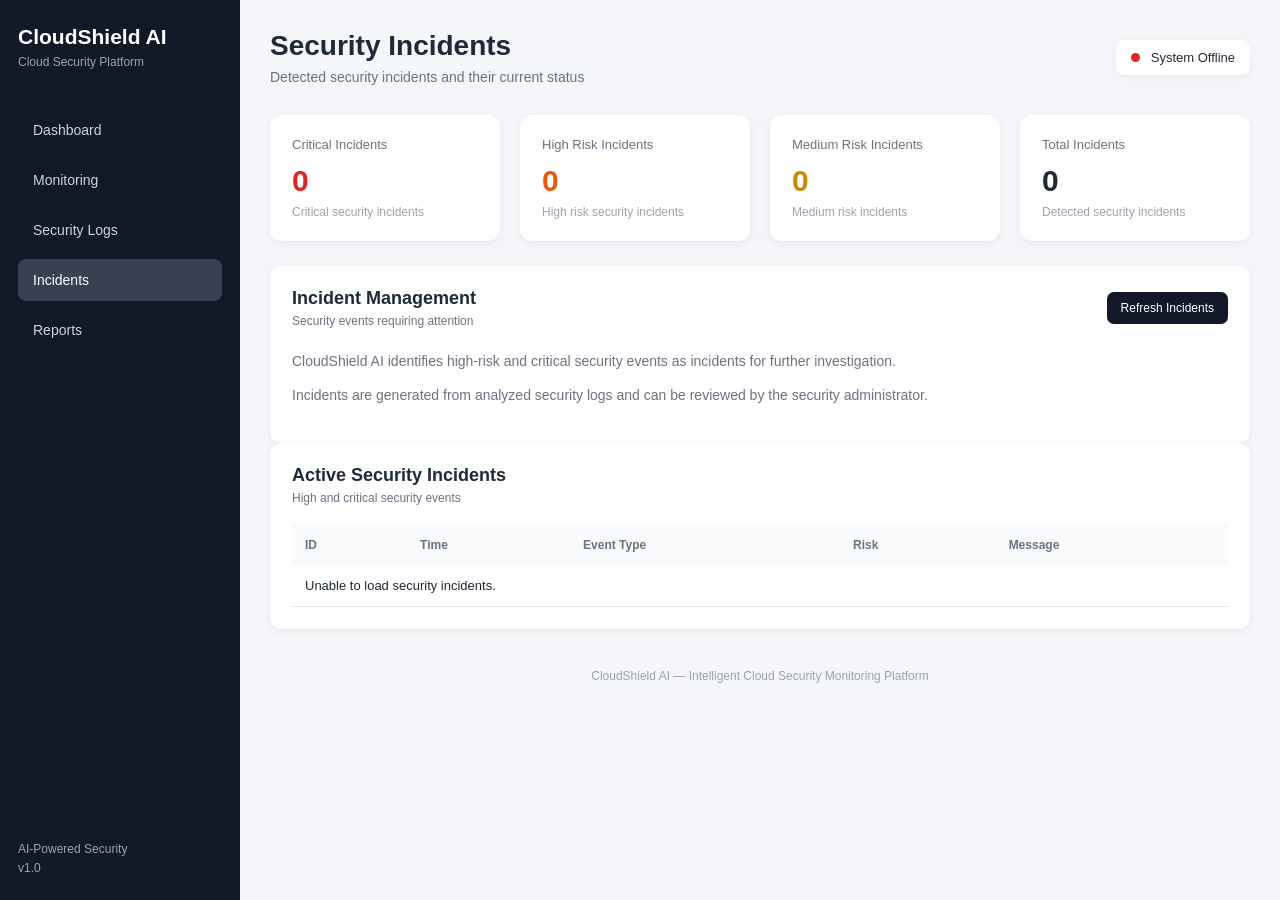
<file: frontend/incidents.html>
<!DOCTYPE html>
<html lang="en">

<head>

    <meta charset="UTF-8">

    <meta name="viewport" content="width=device-width, initial-scale=1.0">

    <title>CloudShield AI - Incidents</title>

    <link rel="stylesheet" href="style.css">

</head>


<body>

    <aside class="sidebar">

        <div class="logo">

            <h2>CloudShield AI</h2>

            <p>Cloud Security Platform</p>

        </div>


        <nav>

            <a href="index.html">
                Dashboard
            </a>

            <a href="monitoring.html">
                Monitoring
            </a>

            <a href="security-logs.html">
                Security Logs
            </a>

            <a href="incidents.html" class="active">
                Incidents
            </a>

            <a href="reports.html">
                Reports
            </a>

        </nav>


        <div class="sidebar-footer">

            <p>AI-Powered Security</p>

            <span>v1.0</span>

        </div>

    </aside>



    <main class="main-content">


        <header class="topbar">

            <div>

                <h1>Security Incidents</h1>

                <p>
                    Detected security incidents and their current status
                </p>

            </div>


            <div class="system-status">

                <span class="status-dot"></span>

                System Online

            </div>

        </header>



        <section class="overview-cards">


            <div class="card">

                <div class="card-title">
                    Critical Incidents
                </div>

                <div
                    class="card-value risk-critical"
                    id="critical-incidents"
                >
                    0
                </div>

                <div class="card-subtitle">
                    Critical security incidents
                </div>

            </div>


            <div class="card">

                <div class="card-title">
                    High Risk Incidents
                </div>

                <div
                    class="card-value risk-high"
                    id="high-incidents"
                >
                    0
                </div>

                <div class="card-subtitle">
                    High risk security incidents
                </div>

            </div>


            <div class="card">

                <div class="card-title">
                    Medium Risk Incidents
                </div>

                <div
                    class="card-value risk-medium"
                    id="medium-incidents"
                >
                    0
                </div>

                <div class="card-subtitle">
                    Medium risk incidents
                </div>

            </div>


            <div class="card">

                <div class="card-title">
                    Total Incidents
                </div>

                <div
                    class="card-value"
                    id="total-incidents"
                >
                    0
                </div>

                <div class="card-subtitle">
                    Detected security incidents
                </div>

            </div>

        </section>



        <section class="panel">

            <div class="panel-header">

                <div>

                    <h2>
                        Incident Management
                    </h2>

                    <p>
                        Security events requiring attention
                    </p>

                </div>


                <button onclick="loadIncidents()">

                    Refresh Incidents

                </button>

            </div>


            <div class="analysis-content">

                <p>
                    CloudShield AI identifies high-risk and critical
                    security events as incidents for further investigation.
                </p>

                <p>
                    Incidents are generated from analyzed security logs
                    and can be reviewed by the security administrator.
                </p>

            </div>

        </section>



        <section class="panel logs-panel">

            <div class="panel-header">

                <div>

                    <h2>
                        Active Security Incidents
                    </h2>

                    <p>
                        High and critical security events
                    </p>

                </div>

            </div>


            <div class="table-container">

                <table>

                    <thead>

                        <tr>

                            <th>ID</th>
                            <th>Time</th>
                            <th>Event Type</th>
                            <th>Risk</th>
                            <th>Message</th>

                        </tr>

                    </thead>


                    <tbody id="incident-table">

                        <tr>

                            <td colspan="5">
                                Loading incidents...
                            </td>

                        </tr>

                    </tbody>

                </table>

            </div>

        </section>



        <footer>

            <p>

                CloudShield AI —
                Intelligent Cloud Security Monitoring Platform

            </p>

        </footer>


    </main>



    <script src="incidents.js"></script>

</body>

</html>
</file>
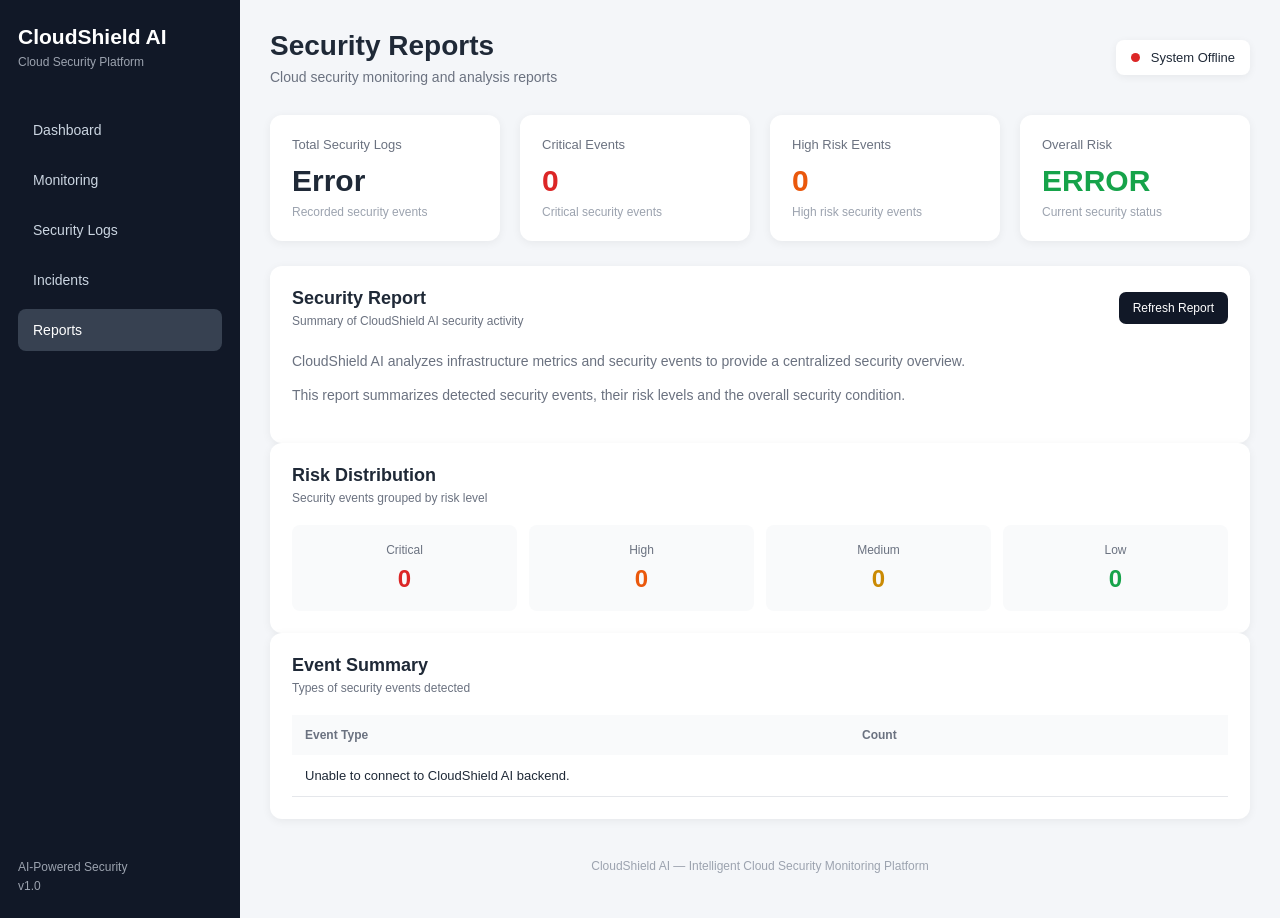
<file: frontend/reports.html>
<!DOCTYPE html>
<html lang="en">

<head>

    <meta charset="UTF-8">

    <meta name="viewport" content="width=device-width, initial-scale=1.0">

    <title>CloudShield AI - Reports</title>

    <link rel="stylesheet" href="style.css">

</head>


<body>

    <!-- =========================
         SIDEBAR
    ========================== -->

    <aside class="sidebar">

        <div class="logo">

            <h2>CloudShield AI</h2>

            <p>Cloud Security Platform</p>

        </div>


        <nav>

            <a href="index.html">
                Dashboard
            </a>

            <a href="monitoring.html">
                Monitoring
            </a>

            <a href="security-logs.html">
                Security Logs
            </a>

            <a href="incidents.html">
                Incidents
            </a>

            <a href="reports.html" class="active">
                Reports
            </a>

        </nav>


        <div class="sidebar-footer">

            <p>AI-Powered Security</p>

            <span>v1.0</span>

        </div>

    </aside>



    <!-- =========================
         MAIN CONTENT
    ========================== -->

    <main class="main-content">


        <!-- HEADER -->

        <header class="topbar">

            <div>

                <h1>Security Reports</h1>

                <p>
                    Cloud security monitoring and analysis reports
                </p>

            </div>


            <div class="system-status">

                <span class="status-dot"></span>

                System Online

            </div>

        </header>



        <!-- =========================
             REPORT SUMMARY
        ========================== -->

        <section class="overview-cards">


            <div class="card">

                <div class="card-title">
                    Total Security Logs
                </div>

                <div
                    class="card-value"
                    id="total-logs"
                >
                    0
                </div>

                <div class="card-subtitle">
                    Recorded security events
                </div>

            </div>


            <div class="card">

                <div class="card-title">
                    Critical Events
                </div>

                <div
                    class="card-value risk-critical"
                    id="critical-count"
                >
                    0
                </div>

                <div class="card-subtitle">
                    Critical security events
                </div>

            </div>


            <div class="card">

                <div class="card-title">
                    High Risk Events
                </div>

                <div
                    class="card-value risk-high"
                    id="high-count"
                >
                    0
                </div>

                <div class="card-subtitle">
                    High risk security events
                </div>

            </div>


            <div class="card">

                <div class="card-title">
                    Overall Risk
                </div>

                <div
                    class="card-value risk-low"
                    id="overall-risk"
                >
                    LOW
                </div>

                <div class="card-subtitle">
                    Current security status
                </div>

            </div>

        </section>



        <!-- =========================
             REPORT INFORMATION
        ========================== -->

        <section class="panel">

            <div class="panel-header">

                <div>

                    <h2>
                        Security Report
                    </h2>

                    <p>
                        Summary of CloudShield AI security activity
                    </p>

                </div>


                <button onclick="loadReport()">

                    Refresh Report

                </button>

            </div>


            <div class="analysis-content">

                <p>
                    CloudShield AI analyzes infrastructure metrics
                    and security events to provide a centralized
                    security overview.
                </p>


                <p>
                    This report summarizes detected security events,
                    their risk levels and the overall security condition.
                </p>

            </div>

        </section>



        <!-- =========================
             RISK DISTRIBUTION
        ========================== -->

        <section class="panel">

            <div class="panel-header">

                <div>

                    <h2>
                        Risk Distribution
                    </h2>

                    <p>
                        Security events grouped by risk level
                    </p>

                </div>

            </div>


            <div class="security-summary">


                <div>

                    <span>
                        Critical
                    </span>

                    <strong
                        id="report-critical"
                        class="risk-critical"
                    >
                        0
                    </strong>

                </div>


                <div>

                    <span>
                        High
                    </span>

                    <strong
                        id="report-high"
                        class="risk-high"
                    >
                        0
                    </strong>

                </div>


                <div>

                    <span>
                        Medium
                    </span>

                    <strong
                        id="report-medium"
                        class="risk-medium"
                    >
                        0
                    </strong>

                </div>


                <div>

                    <span>
                        Low
                    </span>

                    <strong
                        id="report-low"
                        class="risk-low"
                    >
                        0
                    </strong>

                </div>

            </div>

        </section>



        <!-- =========================
             EVENT SUMMARY
        ========================== -->

        <section class="panel logs-panel">

            <div class="panel-header">

                <div>

                    <h2>
                        Event Summary
                    </h2>

                    <p>
                        Types of security events detected
                    </p>

                </div>

            </div>


            <div class="table-container">

                <table>

                    <thead>

                        <tr>

                            <th>
                                Event Type
                            </th>

                            <th>
                                Count
                            </th>

                        </tr>

                    </thead>


                    <tbody id="event-summary-table">

                        <tr>

                            <td colspan="2">
                                Loading report...
                            </td>

                        </tr>

                    </tbody>

                </table>

            </div>

        </section>



        <!-- =========================
             FOOTER
        ========================== -->

        <footer>

            <p>

                CloudShield AI —
                Intelligent Cloud Security Monitoring Platform

            </p>

        </footer>


    </main>



    <!-- =========================
         REPORT JAVASCRIPT
    ========================== -->

    <script src="reports.js"></script>


</body>

</html>
</file>
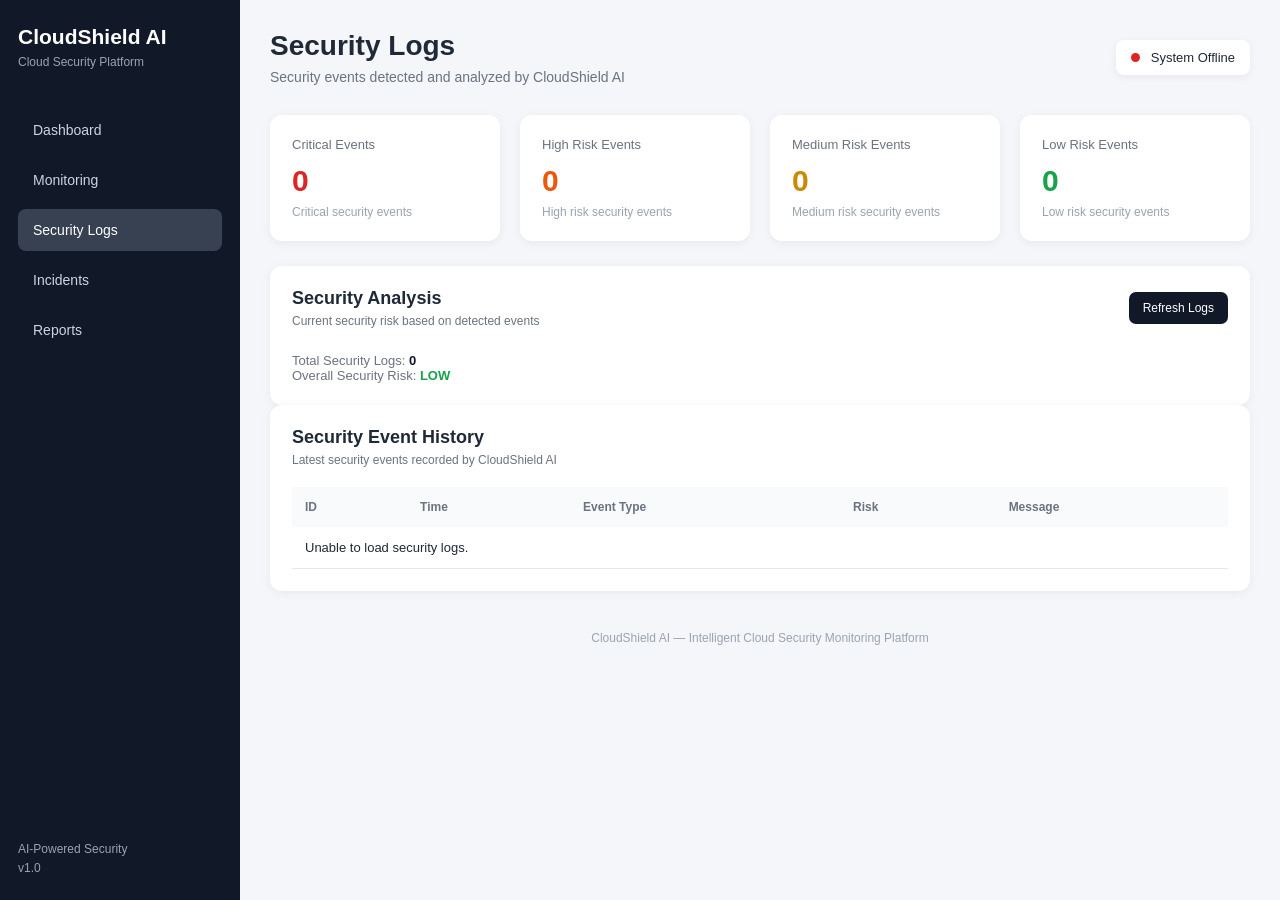
<file: frontend/security-logs.html>
<!DOCTYPE html>
<html lang="en">

<head>

    <meta charset="UTF-8">

    <meta name="viewport" content="width=device-width, initial-scale=1.0">

    <title>CloudShield AI - Security Logs</title>

    <link rel="stylesheet" href="style.css">

</head>


<body>

    <!-- =========================
         SIDEBAR
    ========================== -->

    <aside class="sidebar">

        <div class="logo">

            <h2>CloudShield AI</h2>

            <p>Cloud Security Platform</p>

        </div>


        <nav>

            <a href="index.html">
                Dashboard
            </a>

            <a href="monitoring.html">
                Monitoring
            </a>

            <a href="security-logs.html" class="active">
                Security Logs
            </a>

            <a href="incidents.html">
                Incidents
            </a>

            <a href="#">
                Reports
            </a>

        </nav>


        <div class="sidebar-footer">

            <p>AI-Powered Security</p>

            <span>v1.0</span>

        </div>

    </aside>



    <!-- =========================
         MAIN CONTENT
    ========================== -->

    <main class="main-content">


        <!-- HEADER -->

        <header class="topbar">

            <div>

                <h1>Security Logs</h1>

                <p>
                    Security events detected and analyzed by CloudShield AI
                </p>

            </div>


            <div class="system-status">

                <span class="status-dot"></span>

                System Online

            </div>

        </header>



        <!-- =========================
             SECURITY SUMMARY
        ========================== -->

        <section class="overview-cards">


            <div class="card">

                <div class="card-title">
                    Critical Events
                </div>

                <div
                    class="card-value risk-critical"
                    id="critical-count"
                >
                    0
                </div>

                <div class="card-subtitle">
                    Critical security events
                </div>

            </div>



            <div class="card">

                <div class="card-title">
                    High Risk Events
                </div>

                <div
                    class="card-value risk-high"
                    id="high-count"
                >
                    0
                </div>

                <div class="card-subtitle">
                    High risk security events
                </div>

            </div>



            <div class="card">

                <div class="card-title">
                    Medium Risk Events
                </div>

                <div
                    class="card-value risk-medium"
                    id="medium-count"
                >
                    0
                </div>

                <div class="card-subtitle">
                    Medium risk security events
                </div>

            </div>



            <div class="card">

                <div class="card-title">
                    Low Risk Events
                </div>

                <div
                    class="card-value risk-low"
                    id="low-count"
                >
                    0
                </div>

                <div class="card-subtitle">
                    Low risk security events
                </div>

            </div>

        </section>



        <!-- =========================
             SECURITY ANALYSIS
        ========================== -->

        <section class="panel">

            <div class="panel-header">

                <div>

                    <h2>
                        Security Analysis
                    </h2>

                    <p>
                        Current security risk based on detected events
                    </p>

                </div>


                <button onclick="loadSecurityLogs()">

                    Refresh Logs

                </button>

            </div>


            <div class="analysis-content">

                <div class="score">

                    Total Security Logs:

                    <strong id="total-logs">
                        0
                    </strong>

                </div>


                <div class="score">

                    Overall Security Risk:

                    <strong
                        id="overall-risk"
                        class="risk-low"
                    >
                        LOW
                    </strong>

                </div>

            </div>

        </section>



        <!-- =========================
             SECURITY LOG TABLE
        ========================== -->

        <section class="panel logs-panel">


            <div class="panel-header">

                <div>

                    <h2>
                        Security Event History
                    </h2>

                    <p>
                        Latest security events recorded by CloudShield AI
                    </p>

                </div>

            </div>



            <div class="table-container">


                <table>

                    <thead>

                        <tr>

                            <th>
                                ID
                            </th>

                            <th>
                                Time
                            </th>

                            <th>
                                Event Type
                            </th>

                            <th>
                                Risk
                            </th>

                            <th>
                                Message
                            </th>

                        </tr>

                    </thead>



                    <tbody id="security-log-table">

                        <tr>

                            <td colspan="5">

                                Loading security logs...

                            </td>

                        </tr>

                    </tbody>


                </table>


            </div>


        </section>



        <!-- =========================
             FOOTER
        ========================== -->

        <footer>

            <p>

                CloudShield AI —
                Intelligent Cloud Security Monitoring Platform

            </p>

        </footer>


    </main>



    <!-- =========================
         SECURITY LOG JAVASCRIPT
    ========================== -->

    <script src="security-logs.js"></script>


</body>

</html>
</file>
<file: frontend/style.css>
/* =====================================================
   GLOBAL
===================================================== */

* {
    margin: 0;
    padding: 0;
    box-sizing: border-box;
}


body {
    font-family: Arial, sans-serif;
    background: #f4f6f9;
    color: #1f2937;
    display: flex;
    min-height: 100vh;
}


/* =====================================================
   SIDEBAR
===================================================== */

.sidebar {
    width: 240px;
    background: #111827;
    color: white;
    min-height: 100vh;
    padding: 25px 18px;
    display: flex;
    flex-direction: column;
}


.logo h2 {
    font-size: 21px;
    margin-bottom: 6px;
}


.logo p {
    font-size: 12px;
    color: #9ca3af;
}


.sidebar nav {
    margin-top: 40px;
}


.sidebar nav a {
    display: block;
    text-decoration: none;
    color: #cbd5e1;
    padding: 13px 15px;
    border-radius: 8px;
    margin-bottom: 8px;
    font-size: 14px;
}


.sidebar nav a:hover,
.sidebar nav a.active {
    background: #374151;
    color: white;
}


.sidebar-footer {
    margin-top: auto;
    color: #9ca3af;
    font-size: 12px;
}


.sidebar-footer span {
    display: block;
    margin-top: 5px;
}


/* =====================================================
   MAIN CONTENT
===================================================== */

.main-content {
    flex: 1;
    padding: 30px;
    overflow-x: hidden;
}


/* =====================================================
   TOP BAR
===================================================== */

.topbar {
    display: flex;
    justify-content: space-between;
    align-items: center;
    margin-bottom: 30px;
}


.topbar h1 {
    font-size: 28px;
    margin-bottom: 7px;
}


.topbar p {
    color: #6b7280;
    font-size: 14px;
}


.system-status {
    background: white;
    padding: 10px 15px;
    border-radius: 8px;
    font-size: 13px;
    box-shadow: 0 2px 8px rgba(0, 0, 0, 0.06);
}


.status-dot {
    display: inline-block;
    width: 9px;
    height: 9px;
    background: #22c55e;
    border-radius: 50%;
    margin-right: 7px;
}


/* =====================================================
   OVERVIEW CARDS
===================================================== */

.overview-cards {
    display: grid;
    grid-template-columns: repeat(4, 1fr);
    gap: 20px;
    margin-bottom: 25px;
}


.card {
    background: white;
    padding: 22px;
    border-radius: 12px;
    box-shadow: 0 2px 10px rgba(0, 0, 0, 0.06);
}


.card-title {
    color: #6b7280;
    font-size: 13px;
    margin-bottom: 12px;
}


.card-value {
    font-size: 30px;
    font-weight: bold;
    margin-bottom: 7px;
}


.card-subtitle {
    color: #9ca3af;
    font-size: 12px;
}


/* =====================================================
   RISK COLORS
===================================================== */

.risk-value {
    color: #dc2626;
}


.risk-low {
    color: #16a34a !important;
}


.risk-medium {
    color: #ca8a04 !important;
}


.risk-high {
    color: #ea580c !important;
}


.risk-critical {
    color: #dc2626 !important;
}


/* =====================================================
   ANALYSIS GRID
===================================================== */

.analysis-grid {
    display: grid;
    grid-template-columns: 1fr 1fr;
    gap: 20px;
    margin-bottom: 25px;
}


/* =====================================================
   PANELS
===================================================== */

.panel {
    background: white;
    border-radius: 12px;
    padding: 22px;
    box-shadow: 0 2px 10px rgba(0, 0, 0, 0.06);
}


.panel-header {
    display: flex;
    justify-content: space-between;
    align-items: center;
    margin-bottom: 20px;
}


.panel-header h2 {
    font-size: 18px;
}


.panel-header p {
    color: #6b7280;
    font-size: 12px;
    margin-top: 5px;
}


/* =====================================================
   AI ANALYSIS
===================================================== */

.analysis-content {
    padding-top: 5px;
}


.analysis-status {
    font-size: 22px;
    font-weight: bold;
    margin-bottom: 12px;
}


.ai-normal {
    color: #16a34a;
}


.ai-anomaly {
    color: #dc2626;
}


.analysis-content p {
    color: #6b7280;
    font-size: 14px;
    margin-bottom: 18px;
}


.score {
    font-size: 13px;
    color: #6b7280;
}


.score strong {
    color: #111827;
}


/* =====================================================
   SECURITY SUMMARY
===================================================== */

.security-summary {
    display: grid;
    grid-template-columns: repeat(4, 1fr);
    gap: 12px;
}


.security-summary div {
    background: #f9fafb;
    padding: 18px 10px;
    border-radius: 8px;
    text-align: center;
}


.security-summary span {
    display: block;
    color: #6b7280;
    font-size: 12px;
    margin-bottom: 8px;
}


.security-summary strong {
    font-size: 24px;
}


/* =====================================================
   SECURITY SUMMARY RISK COLORS
===================================================== */

.security-summary .critical-risk strong {
    color: #dc2626;
}


.security-summary .high-risk strong {
    color: #ea580c;
}


.security-summary .medium-risk strong {
    color: #ca8a04;
}


.security-summary .low-risk strong {
    color: #16a34a;
}


/* =====================================================
   MONITORING CHART
===================================================== */

.chart-panel {
    margin-bottom: 25px;
}


.chart-container {
    position: relative;
    width: 100%;
    height: 320px;
}


#monitoringChart {
    width: 100% !important;
    height: 100% !important;
}


/* =====================================================
   LOG TABLE
===================================================== */

.logs-panel {
    margin-bottom: 25px;
}


.table-container {
    width: 100%;
    overflow-x: auto;
}


table {
    width: 100%;
    border-collapse: collapse;
}


th {
    text-align: left;
    padding: 13px;
    background: #f9fafb;
    font-size: 12px;
    color: #6b7280;
}


td {
    padding: 13px;
    border-bottom: 1px solid #e5e7eb;
    font-size: 13px;
}


button {
    border: none;
    background: #111827;
    color: white;
    padding: 9px 14px;
    border-radius: 7px;
    cursor: pointer;
    font-size: 12px;
}


button:hover {
    background: #374151;
}


/* =====================================================
   FOOTER
===================================================== */

footer {
    text-align: center;
    color: #9ca3af;
    font-size: 12px;
    padding: 15px 0;
}


/* =====================================================
   RESPONSIVE DESIGN
===================================================== */

@media (max-width: 1000px) {

    .overview-cards {
        grid-template-columns: repeat(2, 1fr);
    }


    .analysis-grid {
        grid-template-columns: 1fr;
    }

}


@media (max-width: 700px) {

    body {
        display: block;
    }


    .sidebar {
        width: 100%;
        min-height: auto;
    }


    .sidebar nav {
        margin-top: 20px;
    }


    .sidebar-footer {
        margin-top: 15px;
    }


    .main-content {
        padding: 20px;
    }


    .overview-cards {
        grid-template-columns: 1fr;
    }


    .topbar {
        display: block;
    }


    .system-status {
        display: inline-block;
        margin-top: 15px;
    }


    .chart-container {
        height: 260px;
    }

}


/* =====================================================
   SECURITY RISK BADGES
===================================================== */

.risk-badge {
    display: inline-block;
    padding: 5px 10px;
    border-radius: 6px;
    font-size: 11px;
    font-weight: bold;
    text-transform: uppercase;
}


.risk-badge-low {
    color: #16a34a;
    background: #dcfce7;
}


.risk-badge-medium {
    color: #ca8a04;
    background: #fef9c3;
}


.risk-badge-high {
    color: #ea580c;
    background: #ffedd5;
}


.risk-badge-critical {
    color: #dc2626;
    background: #fee2e2;
}
</file>
